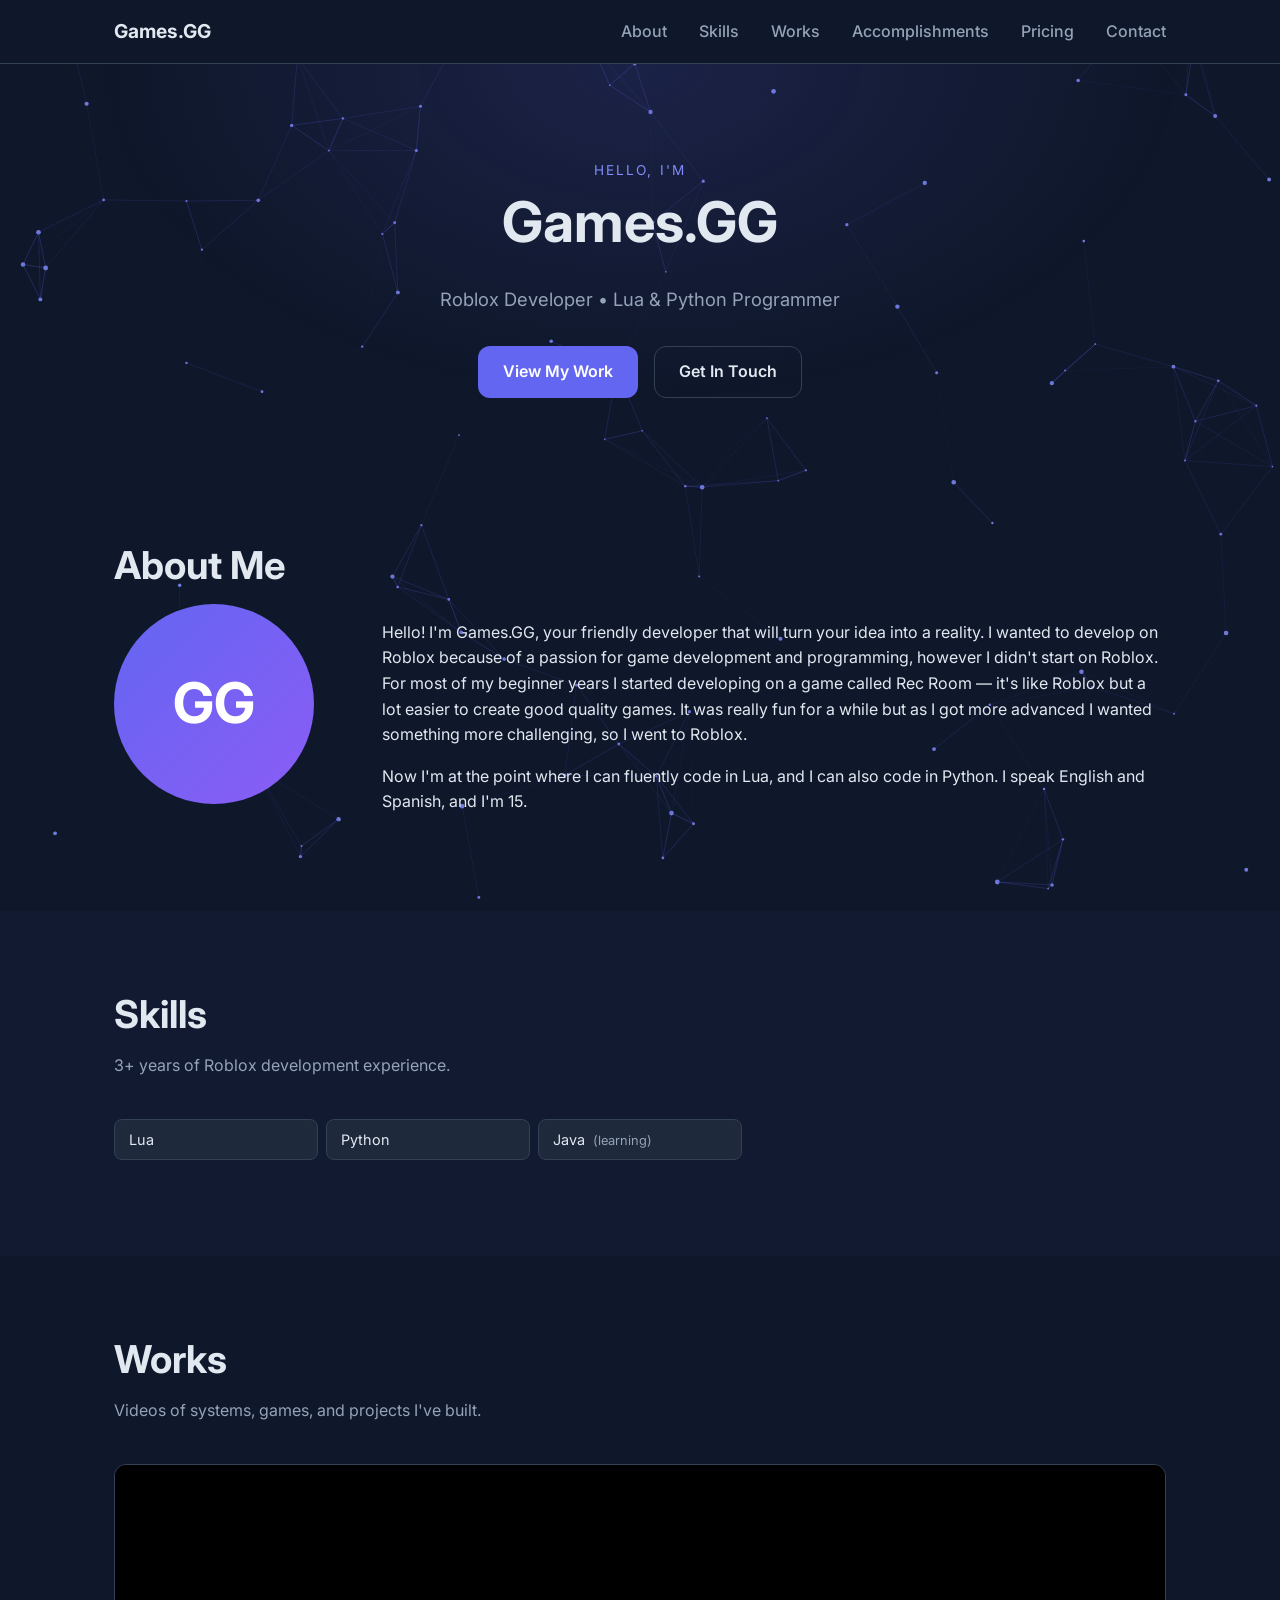
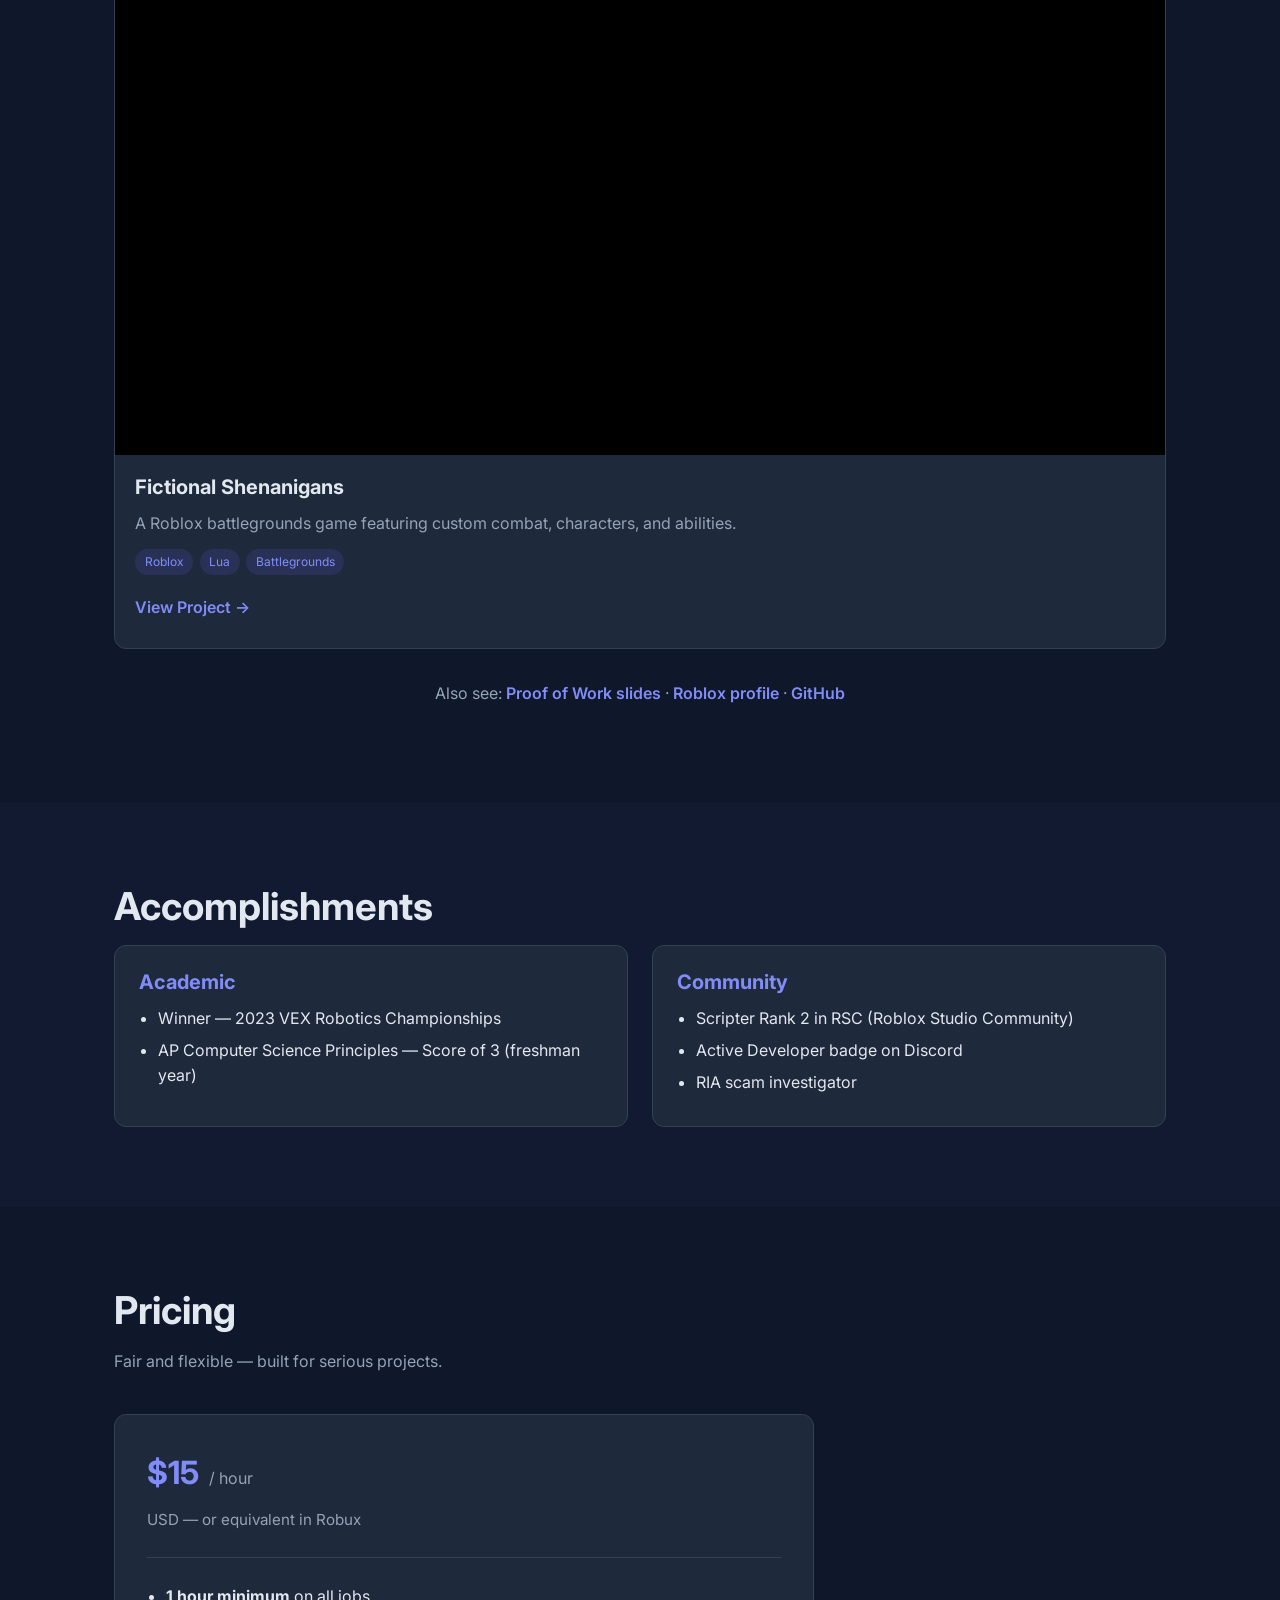
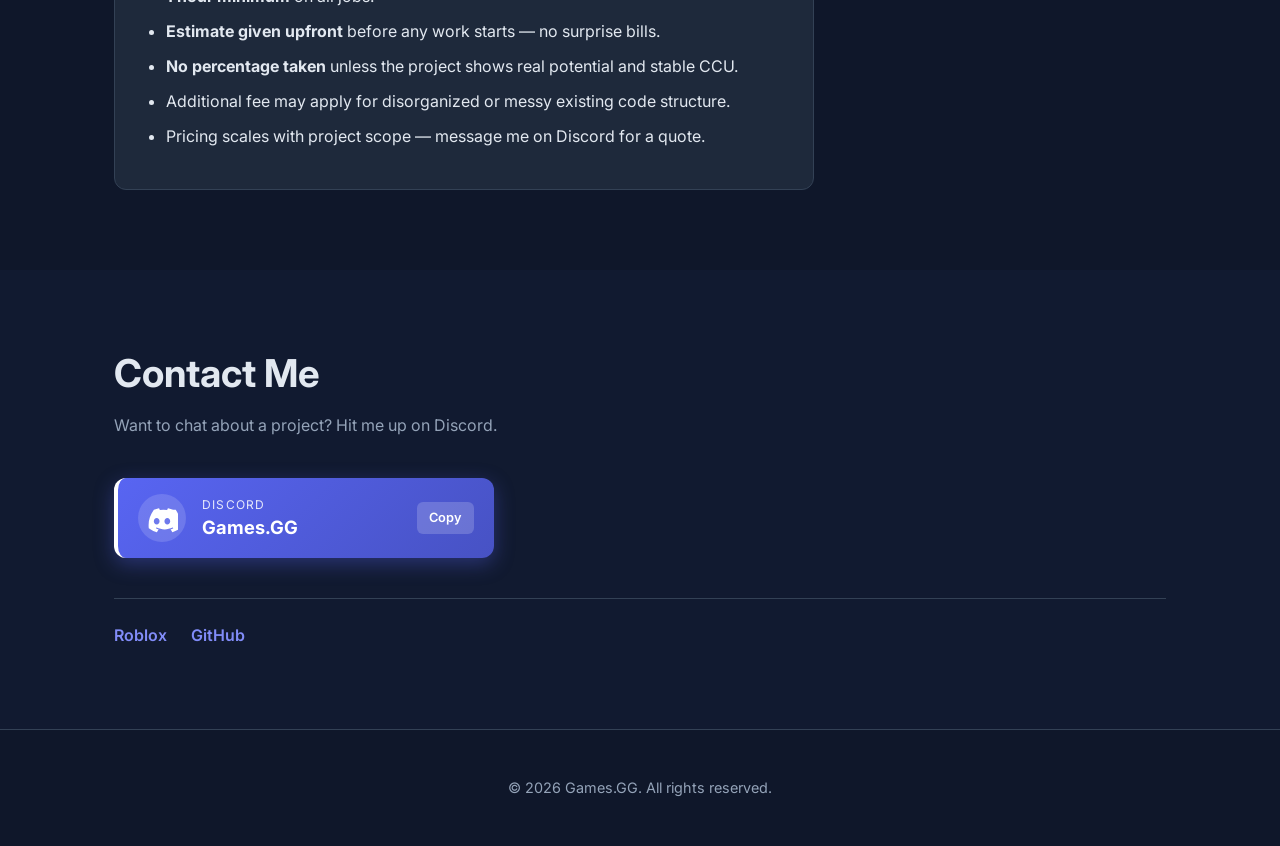
<file: index.html>
<!DOCTYPE html>
<html lang="en">
<head>
  <meta charset="UTF-8" />
  <meta name="viewport" content="width=device-width, initial-scale=1.0" />
  <meta name="description" content="Games.GG — Roblox developer and programmer. Lua, Python, game systems, UI, monetization." />
  <title>Games.GG — Roblox Developer</title>
  <link rel="preconnect" href="https://fonts.googleapis.com" />
  <link rel="preconnect" href="https://fonts.gstatic.com" crossorigin />
  <link rel="stylesheet" href="https://fonts.googleapis.com/css2?family=Inter:wght@400;500;600;700;800&display=swap" />
  <link rel="stylesheet" href="styles.css" />
</head>
<body>
  <canvas id="bg-canvas" aria-hidden="true"></canvas>

  <header class="site-header">
    <nav class="nav">
      <a href="#top" class="brand">Games.GG</a>
      <ul class="nav-links">
        <li><a href="#about">About</a></li>
        <li><a href="#skills">Skills</a></li>
        <li><a href="#works">Works</a></li>
        <li><a href="#accomplishments">Accomplishments</a></li>
        <li><a href="#pricing">Pricing</a></li>
        <li><a href="#contact">Contact</a></li>
      </ul>
      <button class="nav-toggle" aria-label="Toggle menu">&#9776;</button>
    </nav>
  </header>

  <main id="top">
    <!-- Hero -->
    <section class="hero">
      <div class="container">
        <p class="eyebrow">Hello, I'm</p>
        <h1>Games.GG</h1>
        <p class="tagline">Roblox Developer &bull; Lua &amp; Python Programmer</p>
        <div class="hero-cta">
          <a href="#works" class="btn btn-primary">View My Work</a>
          <a href="#contact" class="btn btn-ghost">Get In Touch</a>
        </div>
      </div>
    </section>

    <!-- About -->
    <section id="about" class="section">
      <div class="container">
        <h2>About Me</h2>
        <div class="about-grid">
          <div class="about-photo" aria-hidden="true">
            <div class="avatar-placeholder">GG</div>
          </div>
          <div class="about-text">
            <p>
              Hello! I'm Games.GG, your friendly developer that will turn your idea
              into a reality. I wanted to develop on Roblox because of a passion for
              game development and programming, however I didn't start on Roblox.
              For most of my beginner years I started developing on a game called
              Rec Room — it's like Roblox but a lot easier to create good quality
              games. It was really fun for a while but as I got more advanced I
              wanted something more challenging, so I went to Roblox.
            </p>
            <p>
              Now I'm at the point where I can fluently code in Lua, and I can also
              code in Python. I speak English and Spanish, and I'm 15.
            </p>
          </div>
        </div>
      </div>
    </section>

    <!-- Skills -->
    <section id="skills" class="section section-alt">
      <div class="container">
        <h2>Skills</h2>
        <p class="section-lead">3+ years of Roblox development experience.</p>

        <ul class="skills">
          <li>Lua</li>
          <li>Python</li>
          <li>Java <span class="skill-note">(learning)</span></li>
        </ul>
      </div>
    </section>

    <!-- Works / Video Gallery -->
    <section id="works" class="section">
      <div class="container">
        <h2>Works</h2>
        <p class="section-lead">Videos of systems, games, and projects I've built.</p>

        <!-- Videos render here automatically from the `videos` array in script.js -->
        <div class="video-gallery" id="videoGallery"></div>

        <p class="works-extra">
          Also see:
          <a href="https://docs.google.com/presentation/d/1EI8Bf5gzwVagO2NEhAhyJdkec3xG72kA9yET03D_1vk/edit?usp=sharing" target="_blank" rel="noopener">Proof of Work slides</a>
          &middot;
          <a href="https://www.roblox.com/users/1212436866/profile" target="_blank" rel="noopener">Roblox profile</a>
          &middot;
          <a href="https://github.com/GamesGG0" target="_blank" rel="noopener">GitHub</a>
        </p>
      </div>
    </section>

    <!-- Accomplishments -->
    <section id="accomplishments" class="section section-alt">
      <div class="container">
        <h2>Accomplishments</h2>

        <div class="accomp-grid">
          <div class="accomp-card">
            <h3>Academic</h3>
            <ul>
              <li>Winner — 2023 VEX Robotics Championships</li>
              <li>AP Computer Science Principles — Score of 3 (freshman year)</li>
            </ul>
          </div>

          <div class="accomp-card">
            <h3>Community</h3>
            <ul>
              <li>Scripter Rank 2 in RSC (Roblox Studio Community)</li>
              <li>Active Developer badge on Discord</li>
              <li>RIA scam investigator</li>
            </ul>
          </div>
        </div>
      </div>
    </section>

    <!-- Pricing -->
    <section id="pricing" class="section">
      <div class="container">
        <h2>Pricing</h2>
        <p class="section-lead">Fair and flexible — built for serious projects.</p>

        <div class="pricing-card">
          <div class="price">
            <span class="price-amount">$15</span>
            <span class="price-or">/ hour</span>
            <span class="price-suffix">USD &mdash; or equivalent in Robux</span>
          </div>
          <ul class="pricing-list">
            <li><strong>1 hour minimum</strong> on all jobs.</li>
            <li><strong>Estimate given upfront</strong> before any work starts &mdash; no surprise bills.</li>
            <li><strong>No percentage taken</strong> unless the project shows real potential and stable CCU.</li>
            <li>Additional fee may apply for disorganized or messy existing code structure.</li>
            <li>Pricing scales with project scope &mdash; message me on Discord for a quote.</li>
          </ul>
        </div>
      </div>
    </section>

    <!-- Contact -->
    <section id="contact" class="section section-alt">
      <div class="container">
        <h2>Contact Me</h2>
        <p class="section-lead">Want to chat about a project? Hit me up on Discord.</p>

        <div class="discord-embed" id="discordLink" role="button" tabindex="0" title="Click to copy Discord username">
          <div class="discord-embed-icon" aria-hidden="true">
            <svg viewBox="0 0 24 24" width="32" height="32" fill="currentColor">
              <path d="M20.317 4.369A19.79 19.79 0 0 0 16.558 3.2a.075.075 0 0 0-.079.037c-.21.375-.444.864-.608 1.249a18.27 18.27 0 0 0-5.487 0 12.683 12.683 0 0 0-.617-1.25.077.077 0 0 0-.079-.036A19.736 19.736 0 0 0 5.93 4.37a.07.07 0 0 0-.032.027C2.533 9.045 1.605 13.58 2.06 18.057a.082.082 0 0 0 .031.056 19.9 19.9 0 0 0 5.993 3.029.078.078 0 0 0 .084-.028c.462-.63.873-1.295 1.226-1.994a.076.076 0 0 0-.041-.105 13.1 13.1 0 0 1-1.872-.892.077.077 0 0 1-.008-.128c.126-.094.252-.192.372-.291a.074.074 0 0 1 .078-.01c3.927 1.793 8.18 1.793 12.062 0a.074.074 0 0 1 .078.009c.12.099.246.198.373.292a.077.077 0 0 1-.006.127 12.3 12.3 0 0 1-1.873.893.077.077 0 0 0-.04.105c.36.699.772 1.364 1.225 1.994a.076.076 0 0 0 .084.028 19.84 19.84 0 0 0 6.002-3.029.077.077 0 0 0 .032-.054c.5-5.177-.838-9.674-3.549-13.66a.061.061 0 0 0-.031-.03zM8.02 15.331c-1.183 0-2.157-1.085-2.157-2.419 0-1.333.956-2.419 2.157-2.419 1.21 0 2.176 1.096 2.157 2.42 0 1.333-.956 2.418-2.157 2.418zm7.975 0c-1.183 0-2.157-1.085-2.157-2.419 0-1.333.955-2.419 2.157-2.419 1.21 0 2.176 1.096 2.157 2.42 0 1.333-.946 2.418-2.157 2.418z"/>
            </svg>
          </div>
          <div class="discord-embed-body">
            <span class="discord-embed-label">Discord</span>
            <span class="discord-embed-name">Games.GG</span>
          </div>
          <div class="discord-embed-action" aria-hidden="true">Copy</div>
          <span class="copy-hint" id="copyHint" aria-live="polite"></span>
        </div>

        <div class="other-links">
          <a href="https://www.roblox.com/users/1212436866/profile" target="_blank" rel="noopener">Roblox</a>
          <a href="https://github.com/GamesGG0" target="_blank" rel="noopener">GitHub</a>
        </div>
      </div>
    </section>
  </main>

  <footer class="site-footer">
    <div class="container">
      <p>&copy; <span id="year"></span> Games.GG. All rights reserved.</p>
    </div>
  </footer>

  <script src="script.js"></script>
</body>
</html>
</file>
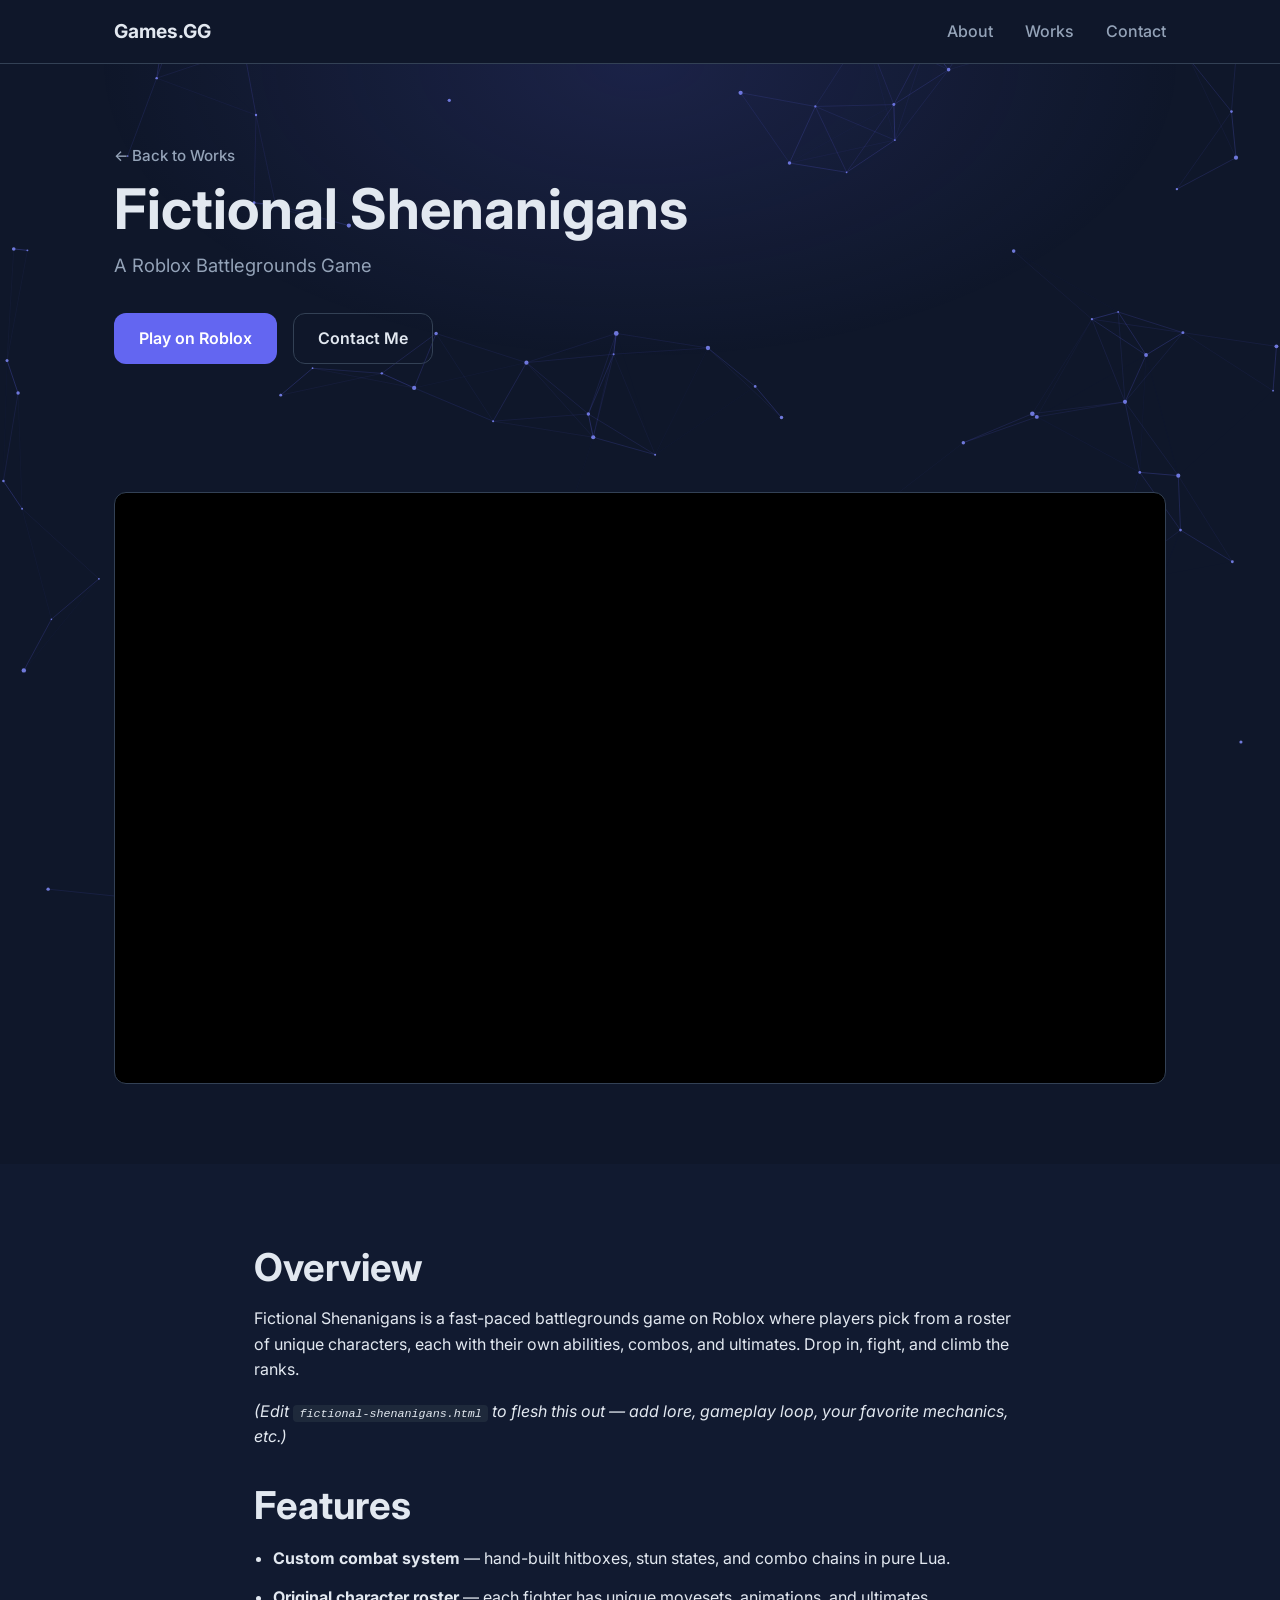
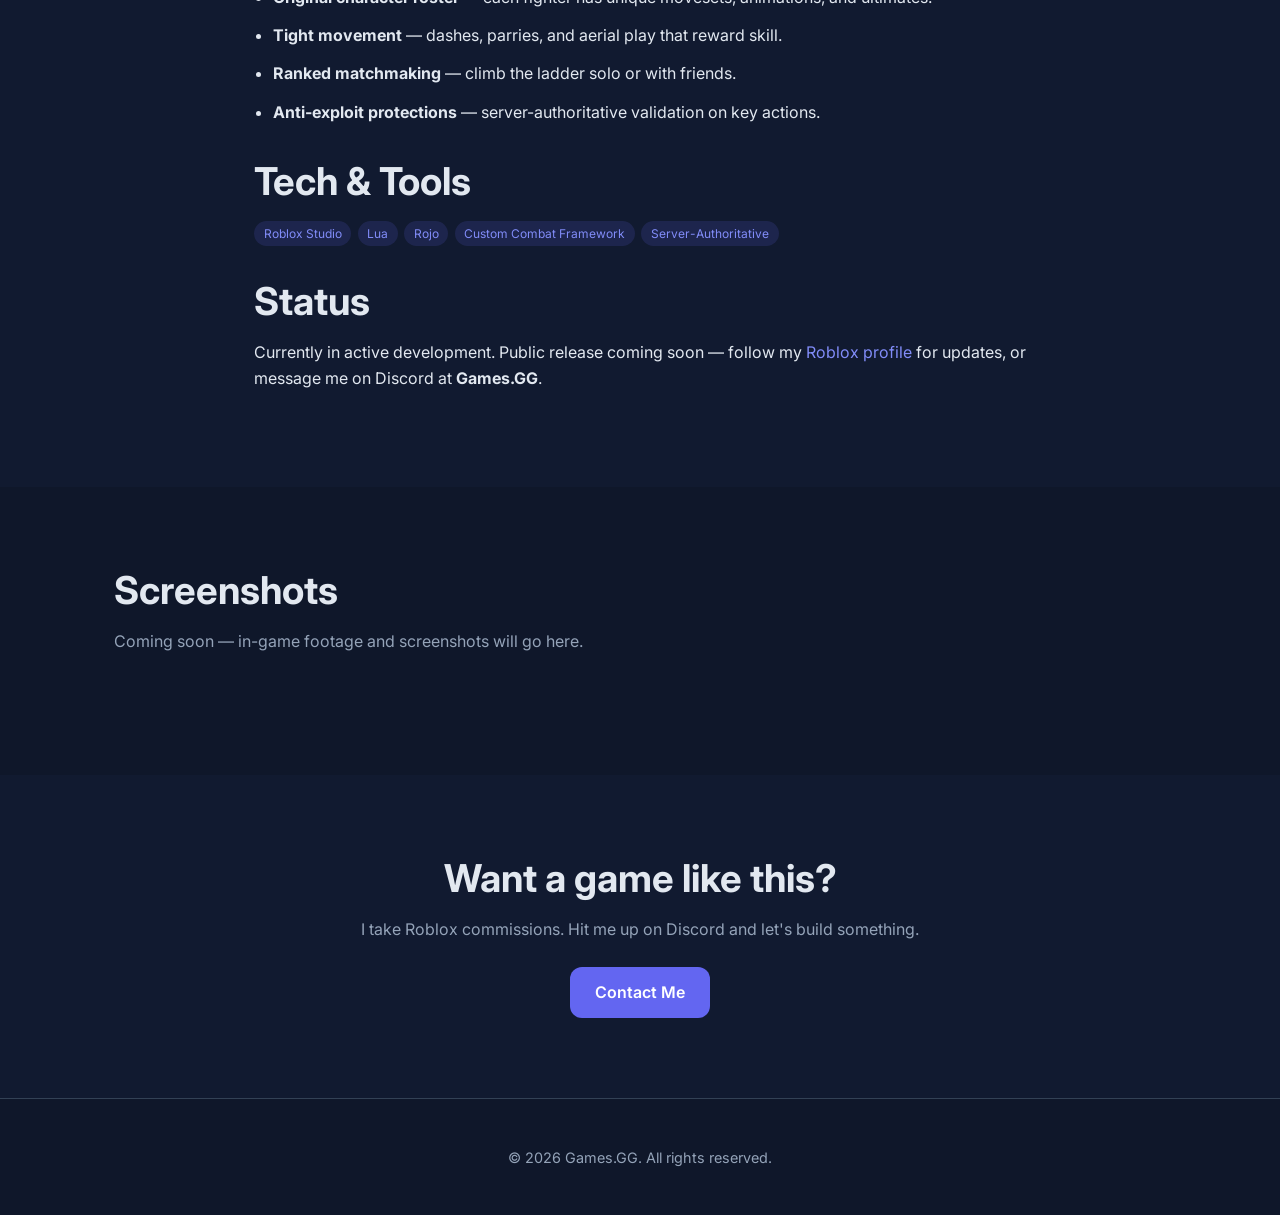
<file: fictional-shenanigans.html>
<!DOCTYPE html>
<html lang="en">
<head>
  <meta charset="UTF-8" />
  <meta name="viewport" content="width=device-width, initial-scale=1.0" />
  <meta name="description" content="Fictional Shenanigans — a Roblox battlegrounds game by Games.GG." />
  <title>Fictional Shenanigans — Games.GG</title>
  <link rel="preconnect" href="https://fonts.googleapis.com" />
  <link rel="preconnect" href="https://fonts.gstatic.com" crossorigin />
  <link rel="stylesheet" href="https://fonts.googleapis.com/css2?family=Inter:wght@400;500;600;700;800&display=swap" />
  <link rel="stylesheet" href="styles.css" />
</head>
<body>
  <canvas id="bg-canvas" aria-hidden="true"></canvas>

  <header class="site-header">
    <nav class="nav">
      <a href="index.html" class="brand">Games.GG</a>
      <ul class="nav-links">
        <li><a href="index.html#about">About</a></li>
        <li><a href="index.html#works">Works</a></li>
        <li><a href="index.html#contact">Contact</a></li>
      </ul>
      <button class="nav-toggle" aria-label="Toggle menu">&#9776;</button>
    </nav>
  </header>

  <main id="top">

    <!-- Project Hero -->
    <section class="hero project-hero">
      <div class="container">
        <p class="eyebrow"><a href="index.html#works" class="back-link">&larr; Back to Works</a></p>
        <h1>Fictional Shenanigans</h1>
        <p class="tagline">A Roblox Battlegrounds Game</p>
        <div class="hero-cta">
          <!-- TODO: replace # with the Roblox game URL once published -->
          <a href="#" class="btn btn-primary" target="_blank" rel="noopener">Play on Roblox</a>
          <a href="index.html#contact" class="btn btn-ghost">Contact Me</a>
        </div>
      </div>
    </section>

    <!-- Trailer / Featured video -->
    <section class="section">
      <div class="container">
        <div class="project-video">
          <!-- PLACEHOLDER — replace this video ID with your real Fictional Shenanigans trailer -->
          <iframe
            src="https://www.youtube-nocookie.com/embed/jNQXAC9IVRw"
            title="Fictional Shenanigans trailer"
            loading="lazy"
            allow="accelerometer; autoplay; clipboard-write; encrypted-media; gyroscope; picture-in-picture"
            allowfullscreen></iframe>
        </div>
      </div>
    </section>

    <!-- Overview -->
    <section class="section section-alt">
      <div class="container project-content">
        <h2>Overview</h2>
        <p>
          Fictional Shenanigans is a fast-paced battlegrounds game on Roblox where
          players pick from a roster of unique characters, each with their own
          abilities, combos, and ultimates. Drop in, fight, and climb the ranks.
        </p>
        <p>
          <em>(Edit <code>fictional-shenanigans.html</code> to flesh this out — add lore, gameplay loop, your favorite mechanics, etc.)</em>
        </p>

        <h2>Features</h2>
        <ul class="feature-list">
          <li><strong>Custom combat system</strong> — hand-built hitboxes, stun states, and combo chains in pure Lua.</li>
          <li><strong>Original character roster</strong> — each fighter has unique movesets, animations, and ultimates.</li>
          <li><strong>Tight movement</strong> — dashes, parries, and aerial play that reward skill.</li>
          <li><strong>Ranked matchmaking</strong> — climb the ladder solo or with friends.</li>
          <li><strong>Anti-exploit protections</strong> — server-authoritative validation on key actions.</li>
        </ul>

        <h2>Tech &amp; Tools</h2>
        <div class="tags project-tags">
          <span>Roblox Studio</span>
          <span>Lua</span>
          <span>Rojo</span>
          <span>Custom Combat Framework</span>
          <span>Server-Authoritative</span>
        </div>

        <h2>Status</h2>
        <p>
          Currently in active development. Public release coming soon — follow my
          <a href="https://www.roblox.com/users/1212436866/profile" target="_blank" rel="noopener">Roblox profile</a>
          for updates, or message me on Discord at
          <strong>Games.GG</strong>.
        </p>
      </div>
    </section>

    <!-- Screenshots (optional) -->
    <section class="section">
      <div class="container">
        <h2>Screenshots</h2>
        <p class="section-lead">Coming soon &mdash; in-game footage and screenshots will go here.</p>
        <!--
          To add screenshots, drop image files into /var/www/gamesgg.net/images/
          and add an <img> tag below for each, e.g.:

          <div class="screenshot-grid">
            <img src="/images/fs-1.jpg" alt="Combat scene" loading="lazy" />
            <img src="/images/fs-2.jpg" alt="Character select" loading="lazy" />
          </div>
        -->
      </div>
    </section>

    <!-- CTA -->
    <section class="section section-alt">
      <div class="container project-cta">
        <h2>Want a game like this?</h2>
        <p class="section-lead">I take Roblox commissions. Hit me up on Discord and let's build something.</p>
        <a href="index.html#contact" class="btn btn-primary">Contact Me</a>
      </div>
    </section>

  </main>

  <footer class="site-footer">
    <div class="container">
      <p>&copy; <span id="year"></span> Games.GG. All rights reserved.</p>
    </div>
  </footer>

  <script src="script.js"></script>
</body>
</html>
</file>
<file: styles.css>
/* ----- Base ----- */
:root {
  --bg: #0f172a;
  --bg-alt: #111a30;
  --surface: #1e293b;
  --text: #e2e8f0;
  --muted: #94a3b8;
  --accent: #6366f1;
  --accent-hover: #818cf8;
  --border: #334155;
  --radius: 12px;
  --maxw: 1100px;
  --transition: 0.2s ease;
}

* { box-sizing: border-box; }

html { scroll-behavior: smooth; }

body {
  margin: 0;
  font-family: 'Inter', -apple-system, BlinkMacSystemFont, "Segoe UI", Roboto,
    "Helvetica Neue", Arial, sans-serif;
  background: var(--bg);
  color: var(--text);
  line-height: 1.6;
  -webkit-font-smoothing: antialiased;
  -moz-osx-font-smoothing: grayscale;
  position: relative;
}

/* Interactive canvas background */
#bg-canvas {
  position: fixed;
  inset: 0;
  width: 100%;
  height: 100%;
  z-index: -1;
  pointer-events: none;
  background: var(--bg);
}

/* Solid section backgrounds — work consistently across all browsers */
.section-alt { background: var(--bg-alt); }
.hero { background: radial-gradient(ellipse at top, rgba(99, 102, 241, 0.18), transparent 60%); }

a { color: var(--accent-hover); text-decoration: none; transition: color var(--transition); }
a:hover { color: var(--text); }

h1, h2, h3 { line-height: 1.2; margin: 0 0 0.5em; }
h1 { font-size: clamp(2.2rem, 5vw, 3.5rem); }
h2 { font-size: clamp(1.8rem, 4vw, 2.4rem); margin-bottom: 1rem; }
h3 { font-size: 1.25rem; }

.container {
  max-width: var(--maxw);
  margin: 0 auto;
  padding: 0 1.5rem;
}

/* ----- Header / Nav ----- */
.site-header {
  position: sticky;
  top: 0;
  z-index: 50;
  background: var(--bg);
  border-bottom: 1px solid var(--border);
}

.nav {
  display: flex;
  align-items: center;
  justify-content: space-between;
  max-width: var(--maxw);
  margin: 0 auto;
  padding: 1rem 1.5rem;
}

.brand {
  font-weight: 700;
  font-size: 1.2rem;
  color: var(--text);
}

.nav-links {
  list-style: none;
  display: flex;
  gap: 2rem;
  margin: 0;
  padding: 0;
}

.nav-links a {
  color: var(--muted);
  font-weight: 500;
}
.nav-links a:hover { color: var(--text); }

.nav-toggle {
  display: none;
  background: none;
  border: none;
  color: var(--text);
  font-size: 1.5rem;
  cursor: pointer;
}

/* ----- Hero ----- */
.hero {
  padding: 6rem 0 4rem;
  text-align: center;
  background: radial-gradient(ellipse at top, rgba(99, 102, 241, 0.15), transparent 60%);
}

.eyebrow {
  color: var(--accent-hover);
  text-transform: uppercase;
  letter-spacing: 0.15em;
  font-size: 0.85rem;
  margin: 0 0 0.5rem;
}

.tagline {
  color: var(--muted);
  font-size: 1.15rem;
  margin: 0 0 2rem;
}

.hero-cta { display: flex; gap: 1rem; justify-content: center; flex-wrap: wrap; }

/* ----- Buttons ----- */
.btn {
  display: inline-block;
  padding: 0.75rem 1.5rem;
  border-radius: var(--radius);
  font-weight: 600;
  cursor: pointer;
  border: 1px solid transparent;
  transition: all var(--transition);
  font-size: 1rem;
}

.btn-primary {
  background: var(--accent);
  color: #fff;
}
.btn-primary:hover { background: var(--accent-hover); color: #fff; transform: translateY(-2px); }

.btn-ghost {
  background: transparent;
  color: var(--text);
  border-color: var(--border);
}
.btn-ghost:hover { border-color: var(--accent-hover); color: var(--accent-hover); }

/* ----- Sections ----- */
.section { padding: 5rem 0; }
.section-alt { background: var(--bg-alt); }
.section-lead { color: var(--muted); margin-bottom: 2.5rem; }

/* ----- About ----- */
.about-grid {
  display: grid;
  grid-template-columns: 220px 1fr;
  gap: 3rem;
  align-items: start;
}

.avatar-placeholder {
  width: 200px;
  height: 200px;
  border-radius: 50%;
  background: linear-gradient(135deg, var(--accent), #8b5cf6);
  display: flex;
  align-items: center;
  justify-content: center;
  font-size: 3.5rem;
  font-weight: 700;
  color: #fff;
}

.skills {
  list-style: none;
  padding: 0;
  display: grid;
  grid-template-columns: repeat(auto-fill, minmax(180px, 1fr));
  gap: 0.5rem;
  margin-top: 1.5rem;
}
.skills li {
  background: var(--surface);
  padding: 0.5rem 0.9rem;
  border-radius: 8px;
  border: 1px solid var(--border);
  font-size: 0.9rem;
}

/* ----- Video Gallery ----- */
.video-gallery {
  display: grid;
  grid-template-columns: repeat(auto-fit, minmax(320px, 1fr));
  gap: 1.5rem;
}

.video-card {
  background: var(--surface);
  border: 1px solid var(--border);
  border-radius: var(--radius);
  overflow: hidden;
  transition: transform var(--transition), border-color var(--transition);
  display: flex;
  flex-direction: column;
}
.video-card:hover { transform: translateY(-4px); border-color: var(--accent); }

.video-frame {
  position: relative;
  width: 100%;
  aspect-ratio: 16 / 9;
  background: #000;
  overflow: hidden;
}
.video-frame iframe,
.video-frame video {
  position: absolute;
  inset: 0;
  width: 100%;
  height: 100%;
  border: 0;
  display: block;
}

.video-body { padding: 1.25rem; display: flex; flex-direction: column; gap: 0.75rem; flex: 1; }
.video-body h3 { margin: 0; }
.video-body p { color: var(--muted); margin: 0; }
.video-link {
  margin-top: auto;
  font-weight: 600;
  align-self: flex-start;
  padding: 0.5rem 0;
}

/* ----- Project page ----- */
.project-hero { padding: 5rem 0 3rem; text-align: left; }
.project-hero h1 { margin-bottom: 0.5rem; }
.project-hero .hero-cta { justify-content: flex-start; }
.back-link {
  color: var(--muted);
  text-transform: none;
  letter-spacing: 0;
  font-size: 0.95rem;
  font-weight: 500;
}
.back-link:hover { color: var(--accent-hover); }

.project-video {
  width: 100%;
  aspect-ratio: 16 / 9;
  border-radius: var(--radius);
  overflow: hidden;
  background: #000;
  border: 1px solid var(--border);
}
.project-video iframe {
  width: 100%;
  height: 100%;
  border: 0;
  display: block;
}

.project-content { max-width: 820px; }
.project-content h2 { margin-top: 2rem; }
.project-content h2:first-child { margin-top: 0; }
.project-content p { margin-bottom: 1rem; }
.project-content code {
  background: var(--surface);
  padding: 0.1rem 0.4rem;
  border-radius: 4px;
  font-size: 0.9em;
}

.feature-list {
  padding-left: 1.2rem;
  line-height: 1.8;
}
.feature-list li { margin-bottom: 0.6rem; }

.project-tags { gap: 0.5rem; }

.project-cta { text-align: center; }
.project-cta .section-lead { margin: 0 auto 1.5rem; }

.screenshot-grid {
  display: grid;
  grid-template-columns: repeat(auto-fit, minmax(280px, 1fr));
  gap: 1rem;
  margin-top: 1rem;
}
.screenshot-grid img {
  width: 100%;
  height: auto;
  border-radius: var(--radius);
  border: 1px solid var(--border);
  display: block;
}

/* ----- Error page ----- */
.error-page {
  min-height: calc(100vh - 200px);
  display: flex;
  align-items: center;
  justify-content: center;
  text-align: center;
  padding: 4rem 0;
}
.error-code {
  font-size: clamp(6rem, 18vw, 10rem);
  font-weight: 800;
  background: linear-gradient(135deg, var(--accent) 0%, #a855f7 50%, #ec4899 100%);
  -webkit-background-clip: text;
  background-clip: text;
  -webkit-text-fill-color: transparent;
  margin: 0;
  line-height: 1;
  letter-spacing: -0.05em;
}
.error-page h1 {
  margin: 0.5rem 0 1rem;
}
.error-msg {
  color: var(--muted);
  max-width: 520px;
  margin: 0 auto 2rem;
}
.error-page .hero-cta { justify-content: center; }

.tags { display: flex; flex-wrap: wrap; gap: 0.4rem; }
.tags span {
  font-size: 0.75rem;
  background: rgba(99, 102, 241, 0.15);
  color: var(--accent-hover);
  padding: 0.2rem 0.6rem;
  border-radius: 20px;
}

.empty-gallery {
  color: var(--muted);
  text-align: center;
  padding: 3rem 0;
}

.works-extra {
  margin-top: 2rem;
  color: var(--muted);
  text-align: center;
}
.works-extra a { font-weight: 600; }

/* ----- Contact ----- */
.contact-form {
  display: grid;
  gap: 1rem;
  max-width: 600px;
  margin-bottom: 2rem;
}

.field { display: flex; flex-direction: column; }
.field label { font-size: 0.9rem; margin-bottom: 0.35rem; color: var(--muted); }

.field input, .field textarea {
  background: var(--surface);
  border: 1px solid var(--border);
  color: var(--text);
  padding: 0.7rem 0.9rem;
  border-radius: 8px;
  font-family: inherit;
  font-size: 1rem;
  transition: border-color var(--transition);
}
.field input:focus, .field textarea:focus {
  outline: none;
  border-color: var(--accent);
}

.form-status { color: var(--muted); font-size: 0.9rem; margin: 0.5rem 0 0; }
.form-status.success { color: #10b981; }
.form-status.error { color: #ef4444; }

.contact-links {
  display: flex;
  gap: 1.5rem;
  flex-wrap: wrap;
  align-items: center;
}

.skill-note {
  color: var(--muted);
  font-size: 0.8rem;
  margin-left: 0.25rem;
}

/* Skills groups */
.skills-groups {
  display: grid;
  grid-template-columns: repeat(auto-fit, minmax(280px, 1fr));
  gap: 2rem;
}
.skill-group h3 { margin-bottom: 1rem; color: var(--accent-hover); }

/* Accomplishments */
.accomp-grid {
  display: grid;
  grid-template-columns: repeat(auto-fit, minmax(280px, 1fr));
  gap: 1.5rem;
}
.accomp-card {
  background: var(--surface);
  border: 1px solid var(--border);
  border-radius: var(--radius);
  padding: 1.5rem;
  transition: border-color var(--transition);
}
.accomp-card:hover { border-color: var(--accent); }
.accomp-card h3 { color: var(--accent-hover); margin-bottom: 0.75rem; }
.accomp-card ul { padding-left: 1.2rem; margin: 0; color: var(--text); }
.accomp-card li { margin-bottom: 0.4rem; }

/* Pricing */
.pricing-card {
  background: var(--surface);
  border: 1px solid var(--border);
  border-radius: var(--radius);
  padding: 2rem;
  max-width: 700px;
}
.price {
  display: flex;
  align-items: baseline;
  flex-wrap: wrap;
  gap: 0.6rem;
  margin-bottom: 1.5rem;
  padding-bottom: 1.5rem;
  border-bottom: 1px solid var(--border);
}
.price-amount {
  font-size: 2rem;
  font-weight: 700;
  color: var(--accent-hover);
}
.price-or { color: var(--muted); font-size: 1rem; }
.price-suffix { color: var(--muted); font-size: 0.95rem; width: 100%; }
.pricing-list { padding-left: 1.2rem; margin: 0; line-height: 1.8; }
.pricing-list li { margin-bottom: 0.4rem; }

/* Extra contact links under Discord embed */
.other-links {
  display: flex;
  gap: 1.5rem;
  flex-wrap: wrap;
  margin-top: 2.5rem;
  padding-top: 1.5rem;
  border-top: 1px solid var(--border);
}
.other-links a { font-weight: 600; }

/* Discord embed card */
.discord-embed {
  display: inline-flex;
  align-items: center;
  gap: 1rem;
  background: linear-gradient(135deg, #5865F2 0%, #4752c4 100%);
  color: #fff;
  padding: 1rem 1.25rem;
  border-radius: 12px;
  border-left: 4px solid #fff;
  cursor: pointer;
  user-select: none;
  transition: transform var(--transition), box-shadow var(--transition);
  box-shadow: 0 6px 20px rgba(88, 101, 242, 0.35);
  max-width: 380px;
  width: 100%;
  position: relative;
}
.discord-embed:hover,
.discord-embed:focus-visible {
  outline: none;
  transform: translateY(-2px);
  box-shadow: 0 10px 28px rgba(88, 101, 242, 0.5);
}

.discord-embed-icon {
  display: flex;
  align-items: center;
  justify-content: center;
  width: 48px;
  height: 48px;
  border-radius: 50%;
  background: rgba(255, 255, 255, 0.15);
  flex-shrink: 0;
}
.discord-embed-icon svg {
  display: block;
  /* The Discord mascot path has uneven internal padding;
     nudge it down slightly so it appears optically centered. */
  transform: translateY(2px);
}

.discord-embed-body {
  display: flex;
  flex-direction: column;
  flex: 1;
  min-width: 0;
  line-height: 1.2;
}
.discord-embed-label {
  font-size: 0.75rem;
  text-transform: uppercase;
  letter-spacing: 0.1em;
  opacity: 0.85;
  margin-bottom: 0.25rem;
}
.discord-embed-name {
  font-size: 1.15rem;
  font-weight: 700;
}

.discord-embed-action {
  font-size: 0.8rem;
  font-weight: 600;
  padding: 0.35rem 0.75rem;
  background: rgba(255, 255, 255, 0.18);
  border-radius: 6px;
  flex-shrink: 0;
  transition: background var(--transition);
}
.discord-embed:hover .discord-embed-action {
  background: rgba(255, 255, 255, 0.3);
}

.copy-hint {
  position: absolute;
  bottom: -1.5rem;
  left: 0;
  color: #10b981;
  font-size: 0.85rem;
  font-weight: 600;
  opacity: 0;
  transition: opacity var(--transition);
  pointer-events: none;
}
.copy-hint.show { opacity: 1; }

/* ----- Footer ----- */
.site-footer {
  padding: 2rem 0;
  border-top: 1px solid var(--border);
  color: var(--muted);
  text-align: center;
  font-size: 0.9rem;
}

/* ----- Responsive ----- */
@media (max-width: 720px) {
  .nav-links {
    display: none;
    position: absolute;
    top: 100%;
    left: 0;
    right: 0;
    flex-direction: column;
    background: var(--bg-alt);
    padding: 1rem 1.5rem;
    border-bottom: 1px solid var(--border);
    gap: 1rem;
  }
  .nav-links.open { display: flex; }
  .nav-toggle { display: block; }
  .nav { position: relative; }

  .about-grid {
    grid-template-columns: 1fr;
    text-align: center;
  }
  .avatar-placeholder { margin: 0 auto; }
  .skills { text-align: left; }
}
</file>
